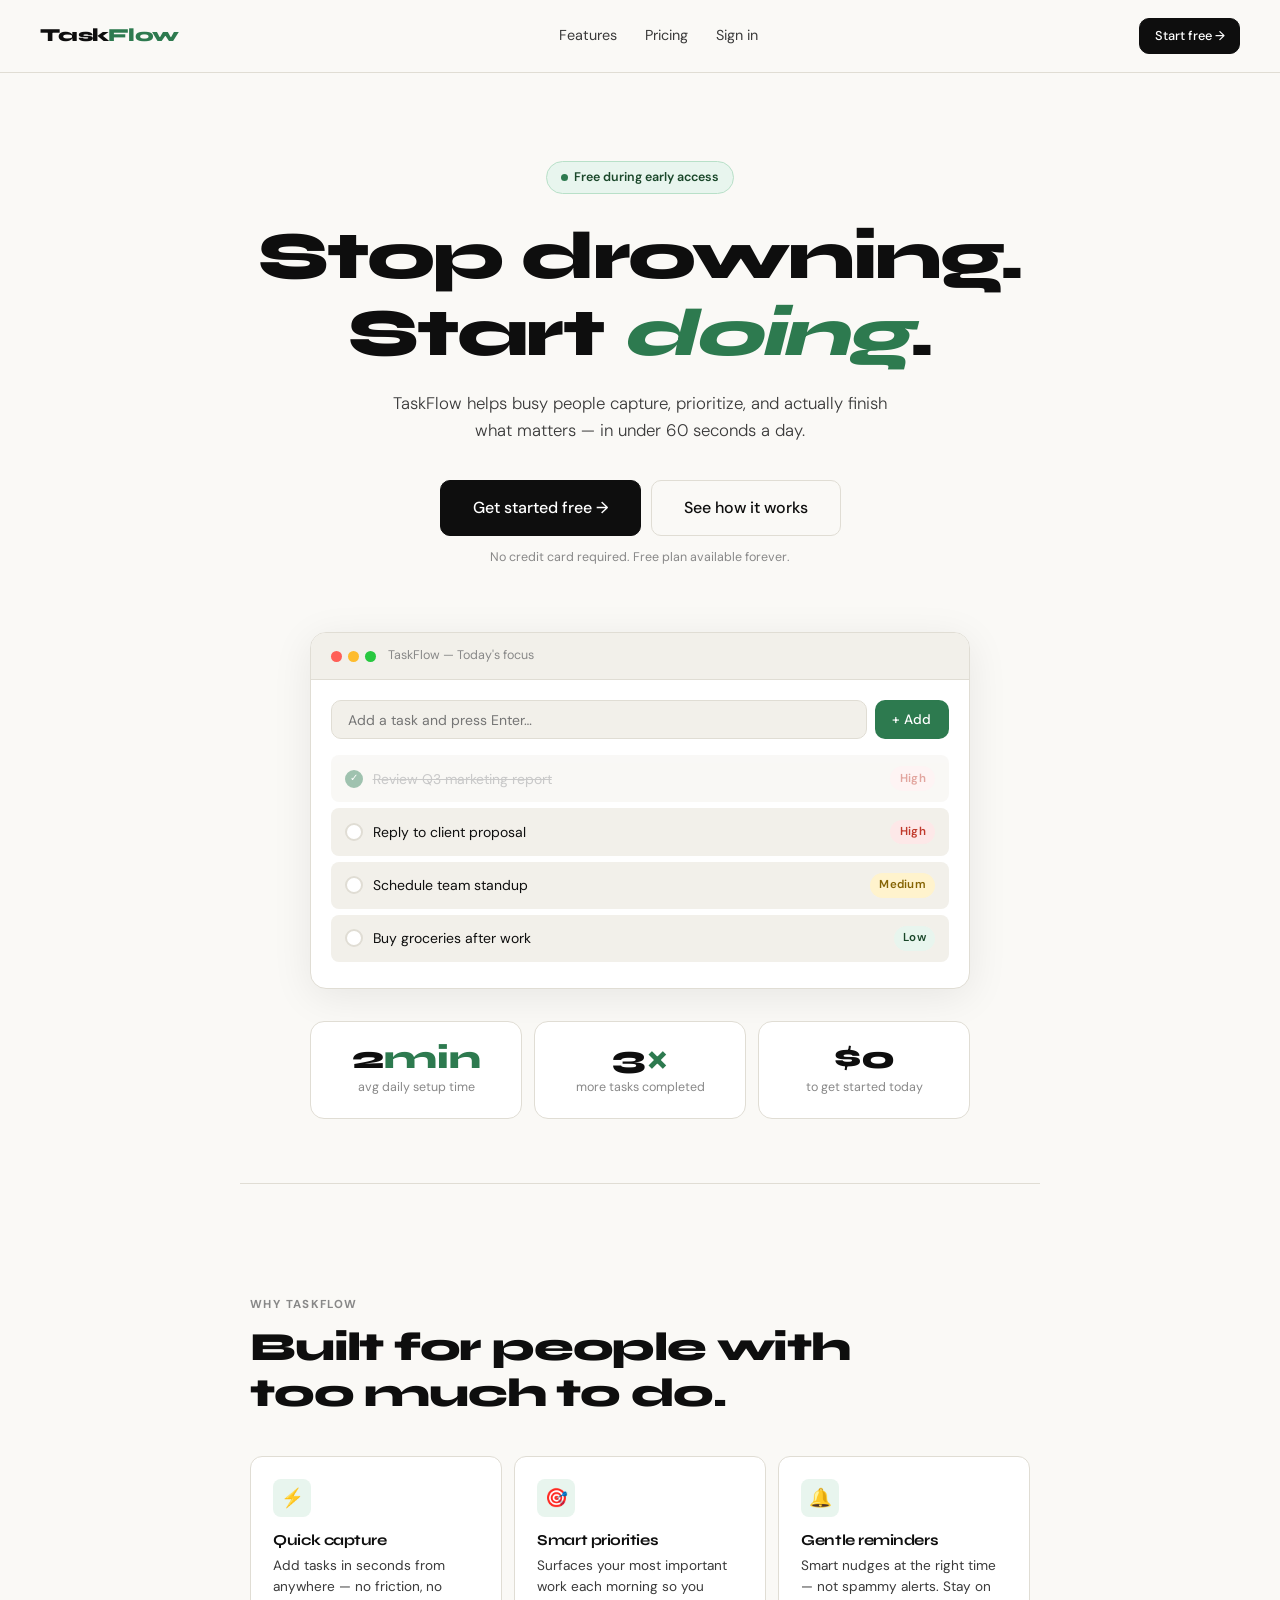
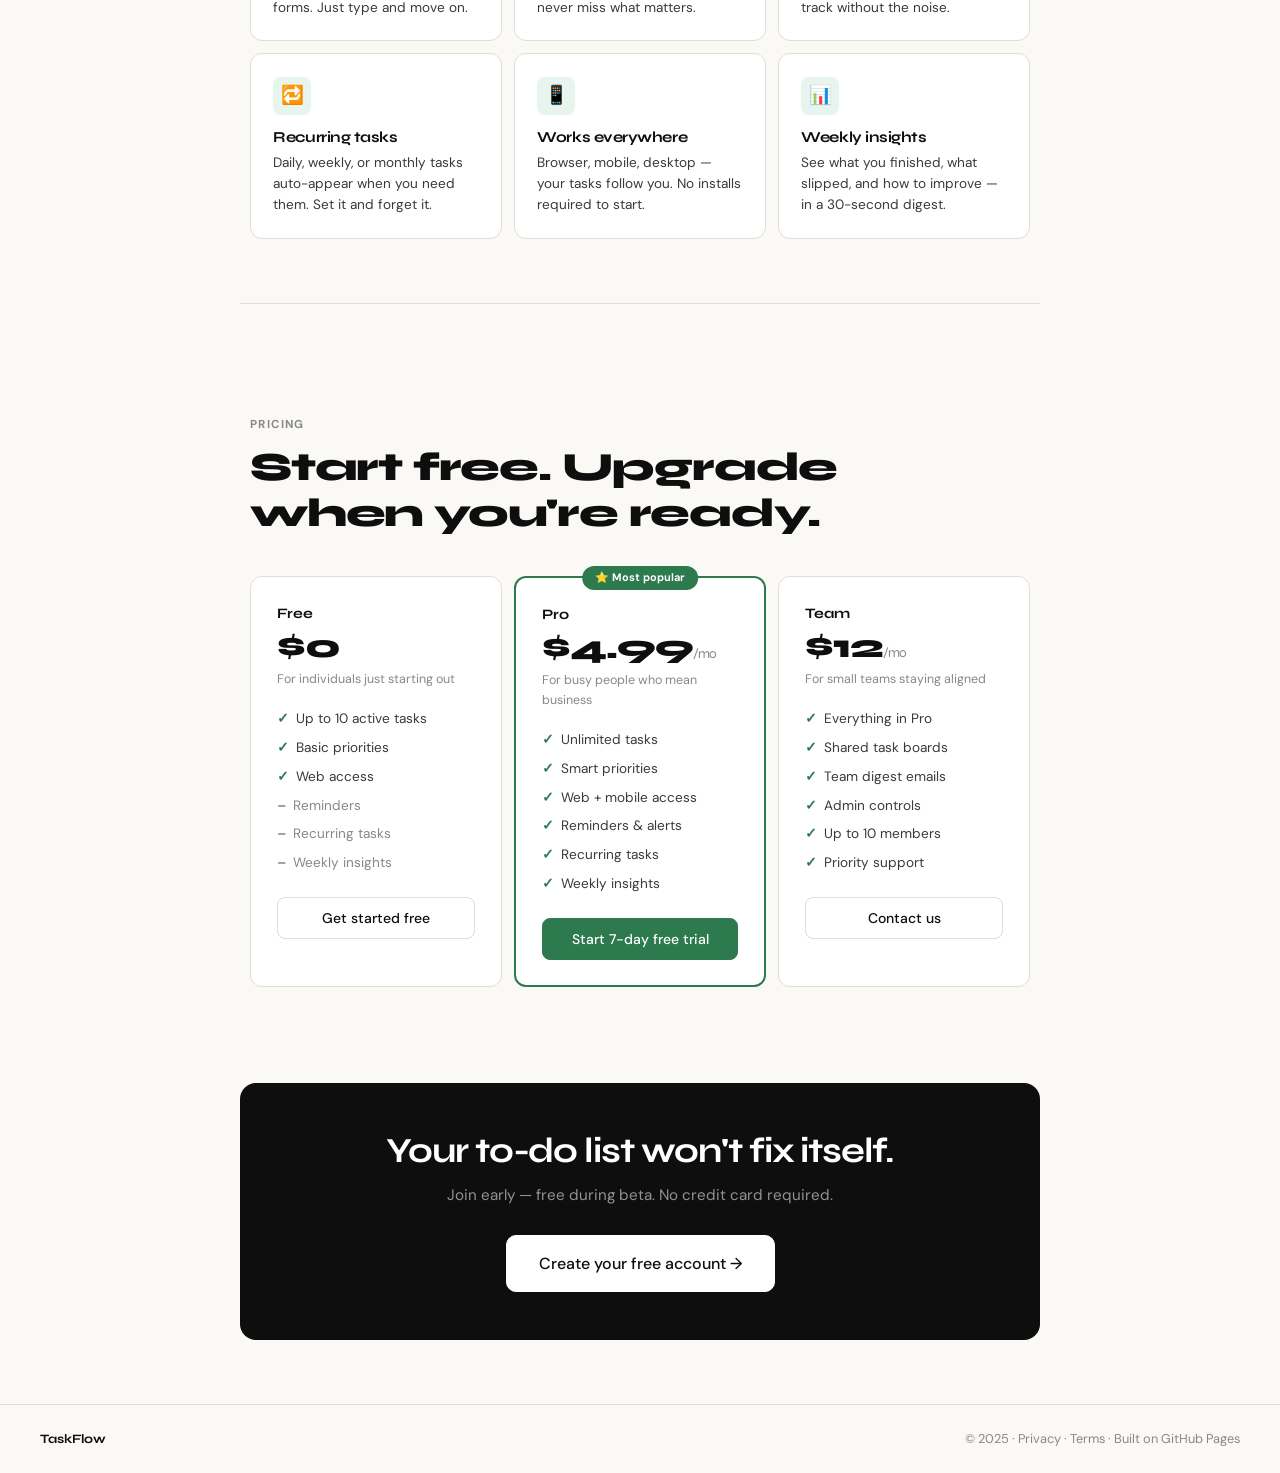
<file: index.html>
<!DOCTYPE html>
<html lang="en">
<head>
  <meta charset="UTF-8">
  <meta name="viewport" content="width=device-width, initial-scale=1.0">
  <meta name="description" content="TaskFlow — The task manager for busy people. Capture, prioritize, and finish what matters.">
  <title>TaskFlow — Do Less, Achieve More</title>
  <link rel="stylesheet" href="css/style.css">
  <style>
    /* ── Landing-only styles ── */
    .hero {
      padding: 5.5rem 2.5rem 4rem;
      max-width: 860px; margin: 0 auto;
      text-align: center;
    }
    .hero-tag {
      display: inline-flex; align-items: center; gap: 6px;
      background: var(--accent-lt); color: var(--accent);
      border: 1px solid #b8e0c8;
      padding: 0.35rem 0.9rem; border-radius: 999px;
      font-size: 0.78rem; font-weight: 600;
      margin-bottom: 1.5rem;
    }
    .pulse {
      width: 7px; height: 7px; background: var(--accent2);
      border-radius: 50%;
      animation: pulse 2s ease-in-out infinite;
    }
    @keyframes pulse { 0%,100%{opacity:1;transform:scale(1)} 50%{opacity:.4;transform:scale(.75)} }

    .hero h1 {
      font-size: clamp(2.5rem, 7vw, 4.2rem);
      font-weight: 800; margin-bottom: 1.1rem;
    }
    .hero h1 em { color: var(--accent2); font-style: italic; }
    .hero-sub {
      font-size: 1.05rem; color: var(--ink2); font-weight: 300;
      max-width: 520px; margin: 0 auto 2.25rem;
    }
    .hero-btns { display: flex; gap: 10px; justify-content: center; flex-wrap: wrap; }
    .hero-note { font-size: 0.78rem; color: var(--ink3); margin-top: 0.75rem; }

    /* Demo card */
    .demo-wrap { max-width: 740px; margin: 0 auto 2rem; padding: 0 2.5rem; }
    .demo-card {
      background: #fff; border: 1px solid var(--border);
      border-radius: 16px; overflow: hidden;
      box-shadow: 0 8px 40px rgba(0,0,0,.08);
    }
    .demo-titlebar {
      background: var(--surface); border-bottom: 1px solid var(--border);
      padding: 0.8rem 1.25rem;
      display: flex; align-items: center; gap: 6px;
    }
    .wb { width: 11px; height: 11px; border-radius: 50%; }
    .demo-titlebar span { font-size: 0.78rem; color: var(--ink3); margin-left: 6px; }
    .demo-body { padding: 1.25rem; }
    .demo-input-row {
      display: flex; gap: 8px; margin-bottom: 1rem;
    }
    .demo-input {
      flex: 1; background: var(--surface); border: 1px solid var(--border);
      border-radius: var(--r); padding: 0.6rem 1rem;
      font-size: 0.875rem; outline: none; transition: border-color .15s;
    }
    .demo-input:focus { border-color: var(--accent2); }
    .demo-add { background: var(--accent2); color: #fff; border: none; border-radius: var(--r); padding: 0.6rem 1.1rem; font-size: 0.85rem; font-weight: 500; }
    .demo-task {
      display: flex; align-items: center; gap: 10px;
      padding: 0.7rem 0.85rem; background: var(--surface);
      border-radius: 8px; margin-bottom: 6px; cursor: pointer;
      transition: opacity .2s;
    }
    .demo-task.done { opacity: 0.45; }
    .demo-task.done .demo-task-title { text-decoration: line-through; color: var(--ink3); }
    .demo-check {
      width: 18px; height: 18px; border-radius: 50%;
      border: 2px solid var(--border); background: #fff;
      flex-shrink: 0; display: flex; align-items: center; justify-content: center;
      font-size: 0.65rem; color: #fff; transition: all .15s;
    }
    .demo-task.done .demo-check { background: var(--accent2); border-color: var(--accent2); }
    .demo-task-title { flex: 1; font-size: 0.875rem; }

    /* Stats */
    .stats-band {
      display: grid; grid-template-columns: repeat(3,1fr);
      max-width: 740px; margin: 0 auto 4rem;
      padding: 0 2.5rem;
      gap: 12px;
    }
    .stat-tile {
      background: #fff; border: 1px solid var(--border);
      border-radius: var(--r-lg); padding: 1.25rem; text-align: center;
    }
    .stat-tile .num {
      font-family: 'Syne', sans-serif; font-size: 2rem; font-weight: 800;
      line-height: 1; color: var(--ink);
    }
    .stat-tile .num em { color: var(--accent2); font-style: normal; }
    .stat-tile .lbl { font-size: 0.78rem; color: var(--ink3); margin-top: 4px; }

    /* Features */
    .section { padding: 4rem 2.5rem; max-width: 860px; margin: 0 auto; }
    .section-eyebrow {
      font-size: 0.72rem; font-weight: 700;
      letter-spacing: .12em; text-transform: uppercase;
      color: var(--ink3); margin-bottom: 0.6rem;
    }
    .section h2 {
      font-size: clamp(1.7rem, 4vw, 2.5rem);
      font-weight: 800; margin-bottom: 2.5rem;
    }
    .feat-grid { display: grid; grid-template-columns: repeat(auto-fit, minmax(230px, 1fr)); gap: 12px; }
    .feat {
      background: #fff; border: 1px solid var(--border);
      border-radius: 12px; padding: 1.4rem;
      transition: box-shadow .2s;
    }
    .feat:hover { box-shadow: 0 4px 20px rgba(0,0,0,.07); }
    .feat-icon {
      width: 38px; height: 38px;
      background: var(--accent-lt); border-radius: 8px;
      display: flex; align-items: center; justify-content: center;
      font-size: 1.15rem; margin-bottom: 0.9rem;
    }
    .feat h3 { font-size: 0.95rem; font-weight: 700; margin-bottom: 0.35rem; }
    .feat p  { font-size: 0.85rem; color: var(--ink2); line-height: 1.55; }

    /* Pricing */
    .pricing-grid { display: grid; grid-template-columns: repeat(auto-fit, minmax(210px, 1fr)); gap: 12px; }
    .plan {
      background: #fff; border: 1px solid var(--border);
      border-radius: 12px; padding: 1.6rem; position: relative;
    }
    .plan.pop { border: 2px solid var(--accent2); }
    .pop-label {
      position: absolute; top: -12px; left: 50%; transform: translateX(-50%);
      background: var(--accent2); color: #fff;
      font-size: 0.68rem; font-weight: 700;
      padding: 0.22rem 0.8rem; border-radius: 999px; white-space: nowrap;
    }
    .plan-name { font-family: 'Syne', sans-serif; font-weight: 700; font-size: 0.9rem; margin-bottom: 0.3rem; }
    .plan-price {
      font-family: 'Syne', sans-serif; font-size: 2.1rem; font-weight: 800;
      line-height: 1; letter-spacing: -0.03em;
    }
    .plan-price sub { font-size: 0.85rem; font-weight: 400; color: var(--ink3); vertical-align: baseline; }
    .plan-desc { font-size: 0.78rem; color: var(--ink3); margin: 0.4rem 0 1.1rem; }
    .plan-feats { display: flex; flex-direction: column; gap: 0.45rem; margin-bottom: 1.4rem; }
    .plan-feats li { font-size: 0.85rem; color: var(--ink2); display: flex; gap: 7px; }
    .plan-feats li::before { content: '✓'; color: var(--accent2); font-weight: 700; flex-shrink: 0; }
    .plan-feats li.off { color: var(--ink3); }
    .plan-feats li.off::before { content: '–'; color: var(--ink3); }
    .plan-btn {
      width: 100%; padding: 0.7rem; border-radius: 8px;
      font-size: 0.875rem; font-weight: 500;
      border: 1px solid var(--border); background: transparent; color: var(--ink);
      transition: all .15s; cursor: pointer;
    }
    .plan-btn:hover { background: var(--surface); }
    .plan.pop .plan-btn { background: var(--accent2); color: #fff; border-color: var(--accent2); }
    .plan.pop .plan-btn:hover { background: var(--accent); border-color: var(--accent); }

    /* CTA banner */
    .cta-band {
      margin: 2rem 2.5rem 4rem;
      max-width: 800px; margin-left: auto; margin-right: auto;
      background: var(--ink); border-radius: 16px;
      padding: 3rem 2.5rem; text-align: center;
    }
    .cta-band h2 { color: #fff; font-size: clamp(1.6rem, 4vw, 2.2rem); margin-bottom: 0.7rem; }
    .cta-band p  { color: rgba(255,255,255,.55); font-size: 0.95rem; margin-bottom: 1.75rem; }
    .cta-band .btn-primary { background: #fff; color: var(--ink); border-color: #fff; }
    .cta-band .btn-primary:hover { background: var(--accent-lt); border-color: var(--accent-lt); color: var(--accent); }

    footer {
      border-top: 1px solid var(--border);
      padding: 1.5rem 2.5rem;
      display: flex; justify-content: space-between; align-items: center;
      font-size: 0.8rem; color: var(--ink3);
      flex-wrap: wrap; gap: 8px;
    }
    footer strong { font-family: 'Syne', sans-serif; color: var(--ink); }

    hr.sep { border: none; border-top: 1px solid var(--border); max-width: 800px; margin: 0 auto 3rem; }

    @media (max-width: 600px) {
      .stats-band { grid-template-columns: repeat(2,1fr); }
      .hero { padding: 3.5rem 1.25rem 2.5rem; }
      .demo-wrap, .section, .cta-band { padding-left: 1.25rem; padding-right: 1.25rem; }
      .stats-band { padding: 0 1.25rem; }
    }
  </style>
</head>
<body>

<!-- NAV -->
<nav class="nav">
  <div class="nav-logo">Task<span>Flow</span></div>
  <div class="nav-links">
    <a href="#features">Features</a>
    <a href="#pricing">Pricing</a>
    <a href="login.html">Sign in</a>
  </div>
  <a href="signup.html" class="btn btn-primary btn-sm">Start free →</a>
</nav>

<!-- HERO -->
<section class="hero">
  <div class="hero-tag"><span class="pulse"></span> Free during early access</div>
  <h1>Stop drowning.<br>Start <em>doing</em>.</h1>
  <p class="hero-sub">TaskFlow helps busy people capture, prioritize, and actually finish what matters — in under 60 seconds a day.</p>
  <div class="hero-btns">
    <a href="signup.html" class="btn btn-primary btn-lg">Get started free →</a>
    <a href="#features" class="btn btn-outline btn-lg">See how it works</a>
  </div>
  <p class="hero-note">No credit card required. Free plan available forever.</p>
</section>

<!-- LIVE DEMO -->
<div class="demo-wrap">
  <div class="demo-card">
    <div class="demo-titlebar">
      <div class="wb" style="background:#ff5f57"></div>
      <div class="wb" style="background:#febc2e"></div>
      <div class="wb" style="background:#28c840"></div>
      <span>TaskFlow — Today's focus</span>
    </div>
    <div class="demo-body">
      <div class="demo-input-row">
        <input class="demo-input" id="demoInput" type="text" placeholder="Add a task and press Enter…" maxlength="80">
        <button class="demo-add" id="demoAdd">+ Add</button>
      </div>
      <div id="demoTasks">
        <div class="demo-task done"><div class="demo-check">✓</div><span class="demo-task-title">Review Q3 marketing report</span><span class="badge badge-high">High</span></div>
        <div class="demo-task"><div class="demo-check"></div><span class="demo-task-title">Reply to client proposal</span><span class="badge badge-high">High</span></div>
        <div class="demo-task"><div class="demo-check"></div><span class="demo-task-title">Schedule team standup</span><span class="badge badge-medium">Medium</span></div>
        <div class="demo-task"><div class="demo-check"></div><span class="demo-task-title">Buy groceries after work</span><span class="badge badge-low">Low</span></div>
      </div>
    </div>
  </div>
</div>

<!-- STATS BAND -->
<div class="stats-band">
  <div class="stat-tile"><div class="num">2<em>min</em></div><div class="lbl">avg daily setup time</div></div>
  <div class="stat-tile"><div class="num">3<em>×</em></div><div class="lbl">more tasks completed</div></div>
  <div class="stat-tile"><div class="num">$0</div><div class="lbl">to get started today</div></div>
</div>

<hr class="sep">

<!-- FEATURES -->
<section class="section" id="features">
  <div class="section-eyebrow">Why TaskFlow</div>
  <h2>Built for people with<br>too much to do.</h2>
  <div class="feat-grid">
    <div class="feat"><div class="feat-icon">⚡</div><h3>Quick capture</h3><p>Add tasks in seconds from anywhere — no friction, no forms. Just type and move on.</p></div>
    <div class="feat"><div class="feat-icon">🎯</div><h3>Smart priorities</h3><p>Surfaces your most important work each morning so you never miss what matters.</p></div>
    <div class="feat"><div class="feat-icon">🔔</div><h3>Gentle reminders</h3><p>Smart nudges at the right time — not spammy alerts. Stay on track without the noise.</p></div>
    <div class="feat"><div class="feat-icon">🔁</div><h3>Recurring tasks</h3><p>Daily, weekly, or monthly tasks auto-appear when you need them. Set it and forget it.</p></div>
    <div class="feat"><div class="feat-icon">📱</div><h3>Works everywhere</h3><p>Browser, mobile, desktop — your tasks follow you. No installs required to start.</p></div>
    <div class="feat"><div class="feat-icon">📊</div><h3>Weekly insights</h3><p>See what you finished, what slipped, and how to improve — in a 30-second digest.</p></div>
  </div>
</section>

<hr class="sep">

<!-- PRICING -->
<section class="section" id="pricing">
  <div class="section-eyebrow">Pricing</div>
  <h2>Start free. Upgrade<br>when you're ready.</h2>
  <div class="pricing-grid">
    <div class="plan">
      <div class="plan-name">Free</div>
      <div class="plan-price">$0</div>
      <div class="plan-desc">For individuals just starting out</div>
      <ul class="plan-feats">
        <li>Up to 10 active tasks</li>
        <li>Basic priorities</li>
        <li>Web access</li>
        <li class="off">Reminders</li>
        <li class="off">Recurring tasks</li>
        <li class="off">Weekly insights</li>
      </ul>
      <a href="signup.html"><button class="plan-btn">Get started free</button></a>
    </div>
    <div class="plan pop">
      <div class="pop-label">⭐ Most popular</div>
      <div class="plan-name">Pro</div>
      <div class="plan-price">$4.99<sub>/mo</sub></div>
      <div class="plan-desc">For busy people who mean business</div>
      <ul class="plan-feats">
        <li>Unlimited tasks</li>
        <li>Smart priorities</li>
        <li>Web + mobile access</li>
        <li>Reminders &amp; alerts</li>
        <li>Recurring tasks</li>
        <li>Weekly insights</li>
      </ul>
      <a href="signup.html"><button class="plan-btn">Start 7-day free trial</button></a>
    </div>
    <div class="plan">
      <div class="plan-name">Team</div>
      <div class="plan-price">$12<sub>/mo</sub></div>
      <div class="plan-desc">For small teams staying aligned</div>
      <ul class="plan-feats">
        <li>Everything in Pro</li>
        <li>Shared task boards</li>
        <li>Team digest emails</li>
        <li>Admin controls</li>
        <li>Up to 10 members</li>
        <li>Priority support</li>
      </ul>
      <button class="plan-btn" onclick="alert('Team plan coming soon! Email us.')">Contact us</button>
    </div>
  </div>
</section>

<!-- CTA BAND -->
<div class="cta-band">
  <h2>Your to-do list won't fix itself.</h2>
  <p>Join early — free during beta. No credit card required.</p>
  <a href="signup.html" class="btn btn-primary btn-lg">Create your free account →</a>
</div>

<!-- FOOTER -->
<footer>
  <strong>TaskFlow</strong>
  <span>© 2025 · <a href="#">Privacy</a> · <a href="#">Terms</a> · Built on GitHub Pages</span>
</footer>

<script src="js/app.js"></script>
<script>
  // Live demo interactivity
  const demoTasks = document.getElementById('demoTasks');
  const demoInput = document.getElementById('demoInput');

  demoTasks.addEventListener('click', e => {
    const item = e.target.closest('.demo-task');
    if (item) {
      item.classList.toggle('done');
      const check = item.querySelector('.demo-check');
      check.textContent = item.classList.contains('done') ? '✓' : '';
    }
  });

  function addDemoTask(text) {
    if (!text.trim()) return;
    const item = document.createElement('div');
    item.className = 'demo-task';
    item.innerHTML = `<div class="demo-check"></div><span class="demo-task-title">${text.trim()}</span><span class="badge badge-medium">Medium</span>`;
    demoTasks.prepend(item);
    demoInput.value = '';
  }

  document.getElementById('demoAdd').addEventListener('click', () => addDemoTask(demoInput.value));
  demoInput.addEventListener('keydown', e => { if (e.key === 'Enter') addDemoTask(demoInput.value); });
</script>
</body>
</html>
</file>
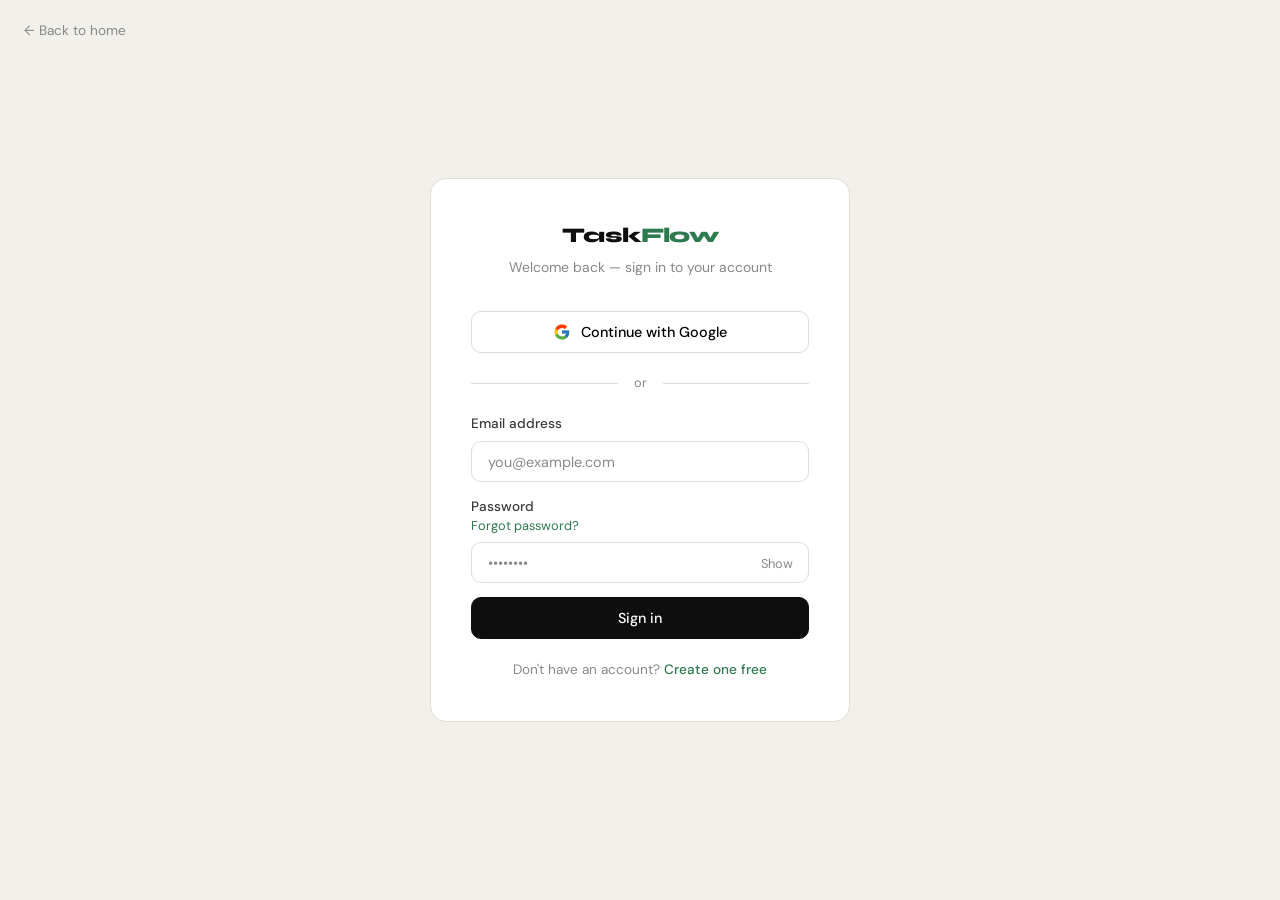
<file: app.html>
<!DOCTYPE html>
<html lang="en">
<head>
  <meta charset="UTF-8">
  <meta name="viewport" content="width=device-width, initial-scale=1.0">
  <title>Dashboard — TaskFlow</title>
  <link rel="stylesheet" href="css/style.css">
  <style>
    /* App-specific extras */
    .filter-row {
      display: flex; gap: 6px; flex-wrap: wrap;
      margin-bottom: 1rem;
    }
    .filter-btn {
      padding: 0.35rem 0.85rem; border-radius: 999px;
      font-size: 0.8rem; font-weight: 500;
      background: var(--surface); border: 1px solid var(--border);
      color: var(--ink2); cursor: pointer; transition: all .15s;
    }
    .filter-btn:hover, .filter-btn.active {
      background: var(--ink); color: #fff; border-color: var(--ink);
    }
    .filter-btn.active-green { background: var(--accent2); color: #fff; border-color: var(--accent2); }

    .section-heading {
      font-family: 'Syne', sans-serif; font-weight: 700;
      font-size: 0.85rem; color: var(--ink3);
      letter-spacing: .05em; text-transform: uppercase;
      margin: 1.75rem 0 0.6rem;
    }

    .progress-bar {
      height: 6px; background: var(--border); border-radius: 3px;
      margin-bottom: 1.25rem; overflow: hidden;
    }
    .progress-fill {
      height: 100%; background: var(--accent2); border-radius: 3px;
      transition: width 0.4s ease;
    }

    .upgrade-banner {
      background: linear-gradient(135deg, #1a472a 0%, #2d7a4f 100%);
      border-radius: var(--r-lg); padding: 1.25rem 1.5rem;
      display: flex; align-items: center; justify-content: space-between;
      margin-bottom: 1.75rem; flex-wrap: wrap; gap: 12px;
    }
    .upgrade-banner p { color: rgba(255,255,255,.85); font-size: 0.875rem; }
    .upgrade-banner strong { color: #fff; }
    .upgrade-btn {
      background: #fff; color: var(--accent); border: none;
      border-radius: var(--r); padding: 0.55rem 1.1rem;
      font-size: 0.85rem; font-weight: 600; cursor: pointer; white-space: nowrap;
      transition: opacity .15s;
    }
    .upgrade-btn:hover { opacity: 0.85; }

    .task-count-label {
      font-size: 0.8rem; color: var(--ink3);
      margin-bottom: 0.75rem;
    }

    .free-limit-note {
      font-size: 0.78rem; color: var(--ink3);
      display: flex; align-items: center; gap: 5px;
      margin-top: 8px;
    }

    /* Sidebar user */
    .sidebar-user {
      display: flex; align-items: center; gap: 10px;
      padding: 0.6rem 0.5rem; border-radius: var(--r);
      margin-bottom: 0.5rem;
    }
    .user-avatar {
      width: 32px; height: 32px; border-radius: 50%;
      background: var(--accent-lt); color: var(--accent);
      font-family: 'Syne', sans-serif; font-weight: 700; font-size: 0.85rem;
      display: flex; align-items: center; justify-content: center;
      flex-shrink: 0;
    }
    .user-name  { font-size: 0.85rem; font-weight: 500; color: var(--ink); }
    .user-plan  { font-size: 0.72rem; color: var(--ink3); }
    .logout-btn {
      width: 100%; text-align: left; padding: 0.55rem 0.75rem;
      background: none; border: none; border-radius: var(--r);
      font-size: 0.875rem; color: var(--ink3); transition: all .15s;
    }
    .logout-btn:hover { background: var(--danger-lt); color: var(--danger); }

    /* Mobile header */
    .mobile-header {
      display: none; align-items: center; justify-content: space-between;
      padding: 0.9rem 1.25rem; border-bottom: 1px solid var(--border);
      background: #fff; position: sticky; top: 0; z-index: 50;
    }
    .menu-btn { background: none; border: none; font-size: 1.2rem; color: var(--ink); }
    @media (max-width: 768px) {
      .mobile-header { display: flex; }
      .app-shell { display: block; }
    }

    /* Date greeting */
    .greeting { font-size: 0.85rem; color: var(--ink3); margin-bottom: 0.25rem; }
  </style>
</head>
<body>

<!-- Mobile header -->
<div class="mobile-header">
  <button class="menu-btn" id="menuBtn">☰</button>
  <div class="nav-logo" style="font-family:'Syne',sans-serif;font-weight:800;letter-spacing:-.04em;">Task<span style="color:var(--accent2)">Flow</span></div>
  <div style="width:28px"></div>
</div>

<div class="app-shell">

  <!-- SIDEBAR -->
  <aside class="sidebar" id="sidebar">
    <div class="sidebar-logo">Task<span>Flow</span></div>

    <div id="sidebarUser" class="sidebar-user">
      <div class="user-avatar" id="userAvatar">?</div>
      <div>
        <div class="user-name" id="userName">Loading…</div>
        <div class="user-plan">Free plan</div>
      </div>
    </div>

    <div class="sidebar-section-label">Menu</div>
    <nav class="sidebar-nav">
      <a class="sidebar-link active" href="app.html"><span class="icon">📋</span> My Tasks</a>
      <a class="sidebar-link" href="#" onclick="alert('Coming soon!')"><span class="icon">📅</span> Calendar</a>
      <a class="sidebar-link" href="#" onclick="alert('Coming soon!')"><span class="icon">📊</span> Insights</a>
      <a class="sidebar-link" href="#" onclick="alert('Coming soon! Upgrade to Pro.')"><span class="icon">🔁</span> Recurring <span class="badge badge-low" style="margin-left:4px;font-size:.65rem">Pro</span></a>
    </nav>

    <div class="sidebar-section-label">Account</div>
    <nav class="sidebar-nav">
      <a class="sidebar-link" href="#" onclick="alert('Settings coming soon!')"><span class="icon">⚙️</span> Settings</a>
      <a class="sidebar-link" href="index.html#pricing"><span class="icon">⭐</span> Upgrade to Pro</a>
    </nav>

    <div class="sidebar-bottom">
      <button class="logout-btn" id="logoutBtn">↩ Sign out</button>
    </div>
  </aside>

  <!-- MAIN -->
  <main class="main-content" id="mainContent">

    <!-- Page header -->
    <div class="page-header">
      <p class="greeting" id="greeting">Good morning</p>
      <h1 id="pageTitle">My Tasks</h1>
      <p id="dateStr" style="font-size:.85rem;color:var(--ink3);margin-top:.15rem"></p>
    </div>

    <!-- Upgrade banner (shown on free plan when nearing limit) -->
    <div class="upgrade-banner" id="upgradeBanner" style="display:none">
      <p><strong>You're using 8 of 10 free tasks.</strong> Upgrade to Pro for unlimited tasks, reminders &amp; more.</p>
      <button class="upgrade-btn" onclick="window.location.href='index.html#pricing'">Upgrade — $4.99/mo</button>
    </div>

    <!-- Stats row -->
    <div class="stats-row">
      <div class="stat-card"><div class="stat-num" id="statTotal">0</div><div class="stat-label">Total tasks</div></div>
      <div class="stat-card"><div class="stat-num" id="statDone">0<span class="unit"> ✓</span></div><div class="stat-label">Completed today</div></div>
      <div class="stat-card"><div class="stat-num" id="statHigh">0</div><div class="stat-label">High priority left</div></div>
    </div>

    <!-- Progress bar -->
    <div class="progress-bar"><div class="progress-fill" id="progressFill" style="width:0%"></div></div>

    <!-- Quick add -->
    <div class="quick-add">
      <span style="font-size:1rem;color:var(--ink3)">+</span>
      <input type="text" id="taskInput" placeholder="Add a task… (press Enter to save)" maxlength="120">
      <select id="prioritySelect">
        <option value="high">🔴 High</option>
        <option value="medium" selected>🟡 Medium</option>
        <option value="low">🟢 Low</option>
      </select>
      <input type="date" id="dueDateInput" style="background:var(--surface);border:1px solid var(--border);border-radius:var(--r-sm);padding:.35rem .6rem;font-size:.8rem;outline:none;color:var(--ink2)">
      <button class="btn btn-green btn-sm" id="addBtn">Add</button>
    </div>

    <!-- Filters -->
    <div class="filter-row">
      <button class="filter-btn active" data-filter="all">All</button>
      <button class="filter-btn" data-filter="active">Active</button>
      <button class="filter-btn" data-filter="done">Completed</button>
      <button class="filter-btn" data-filter="high">🔴 High</button>
      <button class="filter-btn" data-filter="today">📅 Due today</button>
    </div>

    <!-- Free limit note -->
    <div class="free-limit-note" id="limitNote" style="display:none">
      <span>📦</span> <span id="limitText">0 / 10 tasks used on free plan.</span>
    </div>

    <!-- Task list -->
    <div id="taskListContainer">
      <div class="section-heading" id="taskSectionLabel">Your tasks</div>
      <div id="taskList"></div>
      <div class="empty-state" id="emptyState" style="display:none">
        <div class="empty-icon">✅</div>
        <p id="emptyMsg">Nothing here yet. Add your first task above!</p>
      </div>
    </div>

  </main>
</div>

<!-- ADD/EDIT TASK MODAL -->
<div class="modal-overlay" id="editModal">
  <div class="modal">
    <div class="modal-header">
      <h2>Edit task</h2>
      <button class="modal-close" onclick="Modal.close('editModal')">✕ Close</button>
    </div>
    <div class="modal-body">
      <input type="hidden" id="editId">
      <div class="form-group">
        <label class="form-label">Task title</label>
        <input class="form-input" type="text" id="editTitle" maxlength="120">
      </div>
      <div class="form-group">
        <label class="form-label">Priority</label>
        <select class="form-input" id="editPriority">
          <option value="high">🔴 High</option>
          <option value="medium">🟡 Medium</option>
          <option value="low">🟢 Low</option>
        </select>
      </div>
      <div class="form-group">
        <label class="form-label">Due date</label>
        <input class="form-input" type="date" id="editDue">
      </div>
      <div class="form-group">
        <label class="form-label">Notes</label>
        <textarea class="form-input" id="editNotes" rows="3" placeholder="Optional notes…" style="resize:vertical"></textarea>
      </div>
    </div>
    <div class="modal-footer">
      <button class="btn btn-outline" onclick="Modal.close('editModal')">Cancel</button>
      <button class="btn btn-green" id="saveEditBtn">Save changes</button>
    </div>
  </div>
</div>

<script src="js/app.js"></script>
<script>
  Auth.requireAuth();

  const FREE_LIMIT = 10;
  let currentFilter = 'all';

  /* ── Greetings & date ── */
  function initGreeting() {
    const user = Auth.getUser();
    const firstName = user?.name?.split(' ')[0] || 'there';
    const hour = new Date().getHours();
    const time = hour < 12 ? 'Good morning' : hour < 17 ? 'Good afternoon' : 'Good evening';
    document.getElementById('greeting').textContent = `${time}, ${firstName} 👋`;
    document.getElementById('pageTitle').textContent = 'My Tasks';
    document.getElementById('dateStr').textContent = new Date().toLocaleDateString('en-US', { weekday:'long', month:'long', day:'numeric', year:'numeric' });
    document.getElementById('userName').textContent = user?.name || user?.email || 'User';
    document.getElementById('userAvatar').textContent = (user?.name || 'U').charAt(0).toUpperCase();
  }

  /* ── Render stats ── */
  function renderStats() {
    const s = TaskStore.getStats();
    const todayDone = TaskStore.getAll().filter(t => t.done && t.doneAt?.startsWith(DateUtil.today())).length;
    document.getElementById('statTotal').textContent = s.total;
    document.getElementById('statDone').innerHTML = `${todayDone}<span class="unit"> ✓</span>`;
    document.getElementById('statHigh').textContent = s.high;
    const pct = s.total === 0 ? 0 : Math.round((s.done / s.total) * 100);
    document.getElementById('progressFill').style.width = pct + '%';

    // Free limit note
    const limitNote = document.getElementById('limitNote');
    const limitText = document.getElementById('limitText');
    const activeTasks = TaskStore.getAll().filter(t => !t.done).length;
    if (activeTasks >= FREE_LIMIT * 0.7) {
      limitNote.style.display = 'flex';
      limitText.textContent = `${activeTasks} / ${FREE_LIMIT} tasks used on free plan.`;
    }
    if (activeTasks >= FREE_LIMIT - 2) {
      document.getElementById('upgradeBanner').style.display = 'flex';
    }
  }

  /* ── Render task list ── */
  function renderTasks() {
    const all = TaskStore.getAll();
    const filtered = all.filter(t => {
      if (currentFilter === 'active') return !t.done;
      if (currentFilter === 'done')   return t.done;
      if (currentFilter === 'high')   return t.priority === 'high' && !t.done;
      if (currentFilter === 'today')  return t.dueDate === DateUtil.today() && !t.done;
      return true;
    });

    const list = document.getElementById('taskList');
    const empty = document.getElementById('emptyState');
    const emptyMsg = document.getElementById('emptyMsg');

    list.innerHTML = '';

    if (filtered.length === 0) {
      empty.style.display = '';
      const msgs = { all: 'Nothing here yet. Add your first task above!', active: 'No active tasks — great job! 🎉', done: 'No completed tasks yet.', high: 'No high priority tasks!', today: 'Nothing due today.' };
      emptyMsg.textContent = msgs[currentFilter] || msgs.all;
      return;
    }
    empty.style.display = 'none';

    filtered.forEach(task => {
      const item = document.createElement('div');
      item.className = `task-item${task.done ? ' done' : ''}`;
      item.dataset.id = task.id;

      const dueLabel = DateUtil.relative(task.dueDate);
      const dueCls   = DateUtil.isPast(task.dueDate) && !task.done ? 'color:var(--danger)' : '';

      item.innerHTML = `
        <div class="task-check" data-action="toggle">${task.done ? '✓' : ''}</div>
        <div class="task-title">${escHtml(task.title)}</div>
        ${dueLabel ? `<span class="task-due" style="${dueCls}">${dueLabel}</span>` : ''}
        <span class="badge ${Priority.class(task.priority)}">${Priority.label(task.priority)}</span>
        <div class="task-actions">
          <button data-action="edit" title="Edit">✏️</button>
          <button class="del-btn" data-action="delete" title="Delete">🗑</button>
        </div>
      `;
      list.appendChild(item);
    });

    renderStats();
  }

  function escHtml(str) {
    return str.replace(/&/g,'&amp;').replace(/</g,'&lt;').replace(/>/g,'&gt;').replace(/"/g,'&quot;');
  }

  /* ── Task actions ── */
  document.getElementById('taskList').addEventListener('click', e => {
    const action = e.target.closest('[data-action]')?.dataset.action;
    const item   = e.target.closest('.task-item');
    if (!item || !action) return;
    const id = item.dataset.id;

    if (action === 'toggle') {
      TaskStore.toggle(id);
      Toast.success(item.classList.contains('done') ? 'Task marked as active.' : 'Task completed! 🎉');
      renderTasks();
    }
    if (action === 'delete') {
      if (confirm('Delete this task?')) {
        TaskStore.remove(id);
        Toast.show('Task deleted.');
        renderTasks();
      }
    }
    if (action === 'edit') {
      const task = TaskStore.getAll().find(t => t.id === id);
      if (!task) return;
      document.getElementById('editId').value    = task.id;
      document.getElementById('editTitle').value = task.title;
      document.getElementById('editPriority').value = task.priority;
      document.getElementById('editDue').value   = task.dueDate || '';
      document.getElementById('editNotes').value = task.notes  || '';
      Modal.open('editModal');
    }
  });

  /* ── Add task ── */
  function addTask() {
    const title    = document.getElementById('taskInput').value.trim();
    const priority = document.getElementById('prioritySelect').value;
    const dueDate  = document.getElementById('dueDateInput').value || null;
    if (!title) { Toast.error('Please enter a task title.'); return; }

    const activeTasks = TaskStore.getAll().filter(t => !t.done).length;
    if (activeTasks >= FREE_LIMIT) {
      Toast.error(`Free plan limit reached (${FREE_LIMIT} tasks). Upgrade to Pro!`);
      return;
    }

    TaskStore.add({ title, priority, dueDate });
    document.getElementById('taskInput').value = '';
    document.getElementById('dueDateInput').value = '';
    Toast.success('Task added!');
    renderTasks();
  }

  document.getElementById('addBtn').addEventListener('click', addTask);
  document.getElementById('taskInput').addEventListener('keydown', e => { if (e.key === 'Enter') addTask(); });

  /* ── Save edit ── */
  document.getElementById('saveEditBtn').addEventListener('click', () => {
    const id    = document.getElementById('editId').value;
    const title = document.getElementById('editTitle').value.trim();
    if (!title) { Toast.error('Title cannot be empty.'); return; }
    TaskStore.update(id, {
      title,
      priority: document.getElementById('editPriority').value,
      dueDate:  document.getElementById('editDue').value || null,
      notes:    document.getElementById('editNotes').value
    });
    Modal.close('editModal');
    Toast.success('Task updated!');
    renderTasks();
  });

  /* ── Filters ── */
  document.querySelectorAll('.filter-btn').forEach(btn => {
    btn.addEventListener('click', () => {
      document.querySelectorAll('.filter-btn').forEach(b => b.classList.remove('active'));
      btn.classList.add('active');
      currentFilter = btn.dataset.filter;
      renderTasks();
    });
  });

  /* ── Mobile sidebar ── */
  document.getElementById('menuBtn')?.addEventListener('click', () => {
    document.getElementById('sidebar').classList.toggle('open');
  });
  Modal.closeOnOverlay('editModal');

  /* ── Logout ── */
  document.getElementById('logoutBtn').addEventListener('click', () => {
    if (confirm('Sign out of TaskFlow?')) Auth.logout();
  });

  /* ── Init ── */
  initGreeting();
  renderTasks();
</script>
</body>
</html>
</file>
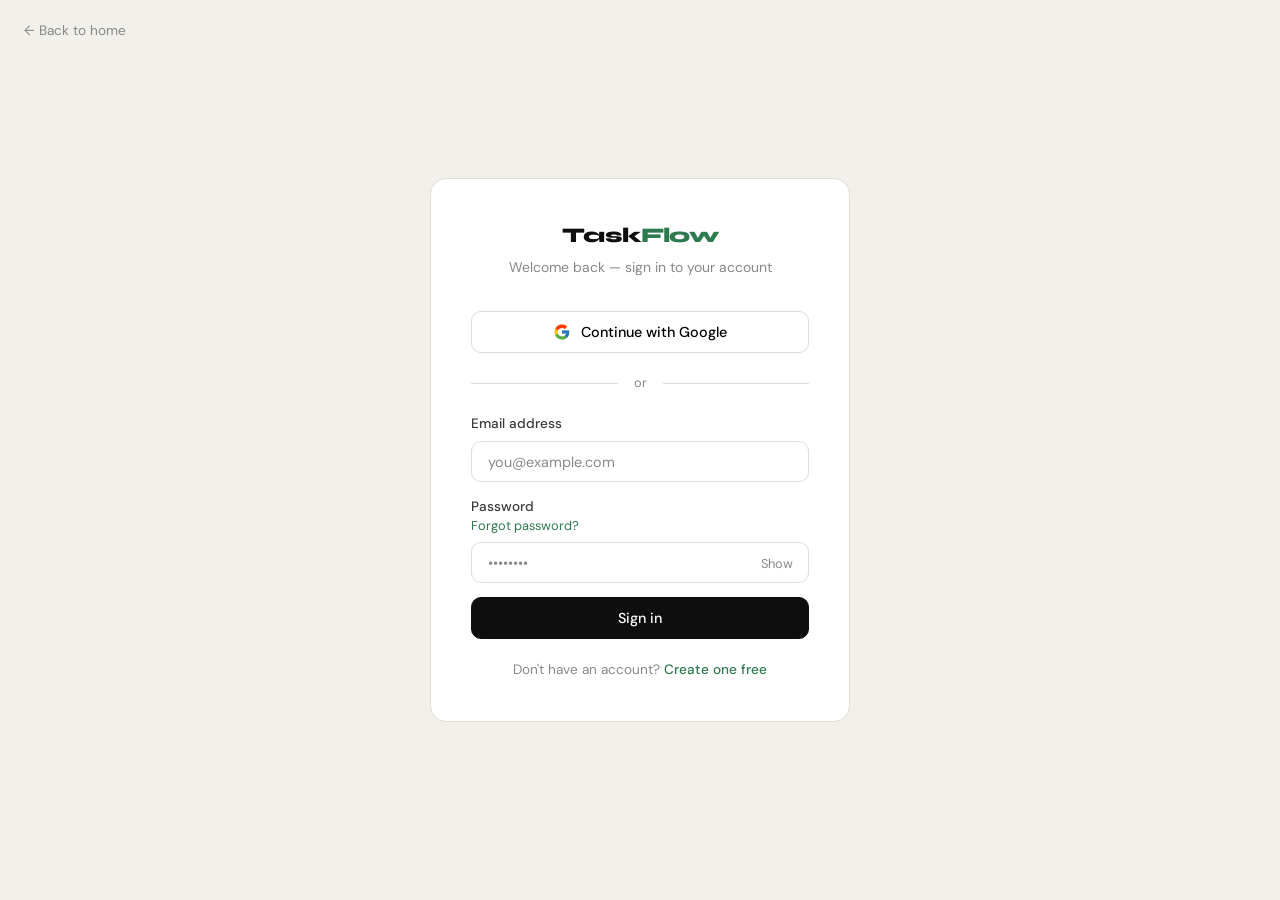
<file: login.html>
<!DOCTYPE html>
<html lang="en">
<head>
  <meta charset="UTF-8">
  <meta name="viewport" content="width=device-width, initial-scale=1.0">
  <title>Sign in — TaskFlow</title>
  <link rel="stylesheet" href="css/style.css">
  <style>
    body { background: var(--surface); }
    .auth-page { background: var(--surface); }
    .back-link {
      position: fixed; top: 1.25rem; left: 1.5rem;
      font-size: 0.85rem; color: var(--ink3);
      display: flex; align-items: center; gap: 5px;
      transition: color .15s;
    }
    .back-link:hover { color: var(--ink); }
    .form-row { display: flex; flex-direction: column; gap: 14px; }
    .password-wrap { position: relative; }
    .password-wrap .form-input { padding-right: 3rem; }
    .toggle-pw {
      position: absolute; right: 10px; top: 50%; transform: translateY(-50%);
      background: none; border: none; color: var(--ink3); font-size: 0.8rem; padding: 4px 6px;
    }
    .toggle-pw:hover { color: var(--ink); }
    .forgot { font-size: 0.8rem; color: var(--accent2); float: right; margin-top: -8px; }
    .forgot:hover { text-decoration: underline; }
    .google-btn {
      width: 100%; padding: 0.7rem;
      background: #fff; border: 1px solid var(--border);
      border-radius: var(--r); font-size: 0.9rem; font-weight: 500;
      display: flex; align-items: center; justify-content: center; gap: 10px;
      cursor: pointer; transition: background .15s;
    }
    .google-btn:hover { background: var(--surface); }
    .google-btn img { width: 18px; height: 18px; }
    .error-msg {
      background: var(--danger-lt); color: var(--danger);
      border-radius: var(--r); padding: 0.6rem 0.9rem;
      font-size: 0.85rem; display: none;
    }
    .error-msg.show { display: block; }
  </style>
</head>
<body>

<a href="index.html" class="back-link">← Back to home</a>

<div class="auth-page">
  <div class="auth-card">
    <div class="auth-logo">Task<span>Flow</span></div>
    <p class="auth-subtitle">Welcome back — sign in to your account</p>

    <!-- Google (disabled until Supabase is set up) -->
    <button class="google-btn" onclick="alert('Google login coming soon! Use email for now.')">
      <svg width="18" height="18" viewBox="0 0 48 48"><path fill="#FFC107" d="M43.6 20H24v8h11.3C33.7 33 29.3 36 24 36c-6.6 0-12-5.4-12-12s5.4-12 12-12c3 0 5.7 1.1 7.8 2.9l6-6C34.5 6.4 29.5 4 24 4 12.9 4 4 12.9 4 24s8.9 20 20 20c11 0 19.7-8 19.7-20 0-1.3-.1-2.7-.1-4z"/><path fill="#FF3D00" d="M6.3 14.7l7 5.1C15.1 16.1 19.2 13 24 13c3 0 5.7 1.1 7.8 2.9l6-6C34.5 6.4 29.5 4 24 4 16.3 4 9.7 8.4 6.3 14.7z"/><path fill="#4CAF50" d="M24 44c5.2 0 9.9-1.9 13.5-5l-6.2-5.3C29.4 35.5 26.8 36 24 36c-5.2 0-9.7-3.3-11.3-8l-6.9 5.3C9.4 39.3 16.2 44 24 44z"/><path fill="#1976D2" d="M43.6 20H24v8h11.3c-.8 2.3-2.3 4.3-4.3 5.7l6.2 5.3c3.6-3.3 5.8-8.2 5.8-14-.1-1.3-.2-2.7-.4-5z"/></svg>
      Continue with Google
    </button>

    <div class="auth-divider">or</div>

    <div id="errorMsg" class="error-msg">Invalid email or password.</div>

    <div class="form-row">
      <div class="form-group">
        <label class="form-label" for="email">Email address</label>
        <input class="form-input" type="email" id="email" placeholder="you@example.com" autocomplete="email">
      </div>

      <div class="form-group">
        <label class="form-label" for="password">Password</label>
        <a href="#" class="forgot">Forgot password?</a>
        <div class="password-wrap">
          <input class="form-input" type="password" id="password" placeholder="••••••••" autocomplete="current-password">
          <button class="toggle-pw" id="togglePw" type="button">Show</button>
        </div>
      </div>

      <button class="btn btn-primary btn-full" id="loginBtn">Sign in</button>
    </div>

    <div class="auth-footer">
      Don't have an account? <a href="signup.html">Create one free</a>
    </div>
  </div>
</div>

<script src="js/app.js"></script>
<script>
  Auth.requireGuest();

  const emailEl    = document.getElementById('email');
  const passwordEl = document.getElementById('password');
  const loginBtn   = document.getElementById('loginBtn');
  const errorMsg   = document.getElementById('errorMsg');
  const togglePw   = document.getElementById('togglePw');

  togglePw.addEventListener('click', () => {
    const isText = passwordEl.type === 'text';
    passwordEl.type = isText ? 'password' : 'text';
    togglePw.textContent = isText ? 'Show' : 'Hide';
  });

  function showError(msg) {
    errorMsg.textContent = msg;
    errorMsg.classList.add('show');
  }
  function hideError() { errorMsg.classList.remove('show'); }

  loginBtn.addEventListener('click', () => {
    hideError();
    const email    = emailEl.value.trim();
    const password = passwordEl.value;

    if (!email || !password) { showError('Please fill in all fields.'); return; }
    if (!email.includes('@')) { showError('Enter a valid email address.'); return; }

    loginBtn.textContent = 'Signing in…';
    loginBtn.disabled = true;

    // Simulate network delay (remove when Supabase is ready)
    setTimeout(() => {
      const result = Auth.login(email, password);
      if (result.error) {
        showError(result.error);
        loginBtn.textContent = 'Sign in';
        loginBtn.disabled = false;
      } else {
        window.location.href = 'app.html';
      }
    }, 600);
  });

  // Allow Enter key to submit
  [emailEl, passwordEl].forEach(el =>
    el.addEventListener('keydown', e => { if (e.key === 'Enter') loginBtn.click(); })
  );
</script>
</body>
</html>
</file>
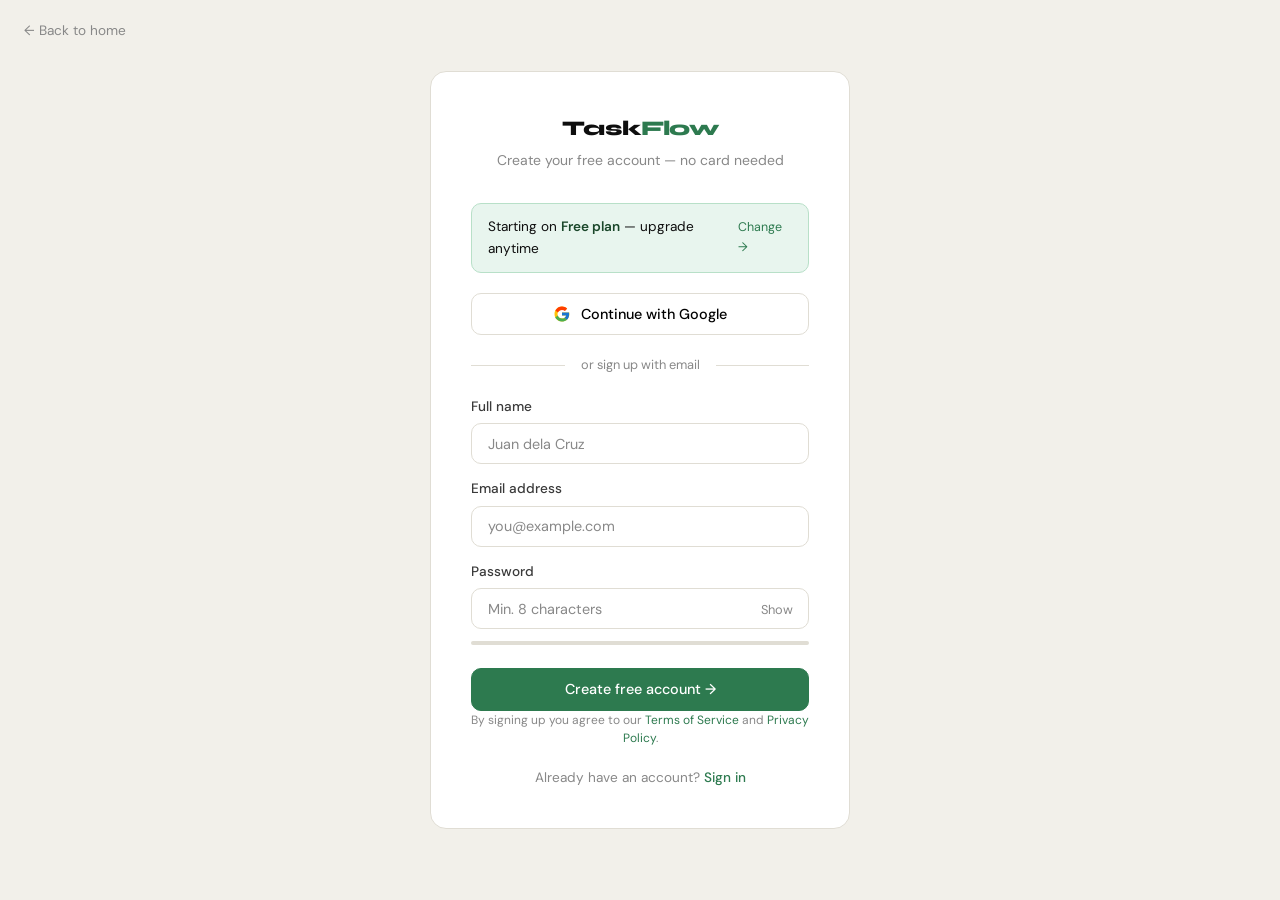
<file: signup.html>
<!DOCTYPE html>
<html lang="en">
<head>
  <meta charset="UTF-8">
  <meta name="viewport" content="width=device-width, initial-scale=1.0">
  <title>Create account — TaskFlow</title>
  <link rel="stylesheet" href="css/style.css">
  <style>
    body { background: var(--surface); }
    .auth-page { background: var(--surface); }
    .back-link {
      position: fixed; top: 1.25rem; left: 1.5rem;
      font-size: 0.85rem; color: var(--ink3);
      display: flex; align-items: center; gap: 5px;
      transition: color .15s;
    }
    .back-link:hover { color: var(--ink); }
    .form-row { display: flex; flex-direction: column; gap: 14px; }
    .password-wrap { position: relative; }
    .password-wrap .form-input { padding-right: 3rem; }
    .toggle-pw {
      position: absolute; right: 10px; top: 50%; transform: translateY(-50%);
      background: none; border: none; color: var(--ink3); font-size: 0.8rem; padding: 4px 6px;
    }
    .toggle-pw:hover { color: var(--ink); }
    .strength-bar {
      height: 4px; border-radius: 2px; background: var(--border);
      margin-top: 6px; overflow: hidden;
    }
    .strength-fill { height: 100%; border-radius: 2px; width: 0; transition: width .3s, background .3s; }
    .strength-label { font-size: 0.75rem; color: var(--ink3); margin-top: 3px; }
    .google-btn {
      width: 100%; padding: 0.7rem;
      background: #fff; border: 1px solid var(--border);
      border-radius: var(--r); font-size: 0.9rem; font-weight: 500;
      display: flex; align-items: center; justify-content: center; gap: 10px;
      cursor: pointer; transition: background .15s;
    }
    .google-btn:hover { background: var(--surface); }
    .error-msg {
      background: var(--danger-lt); color: var(--danger);
      border-radius: var(--r); padding: 0.6rem 0.9rem;
      font-size: 0.85rem; display: none;
    }
    .error-msg.show { display: block; }
    .terms-note { font-size: 0.75rem; color: var(--ink3); text-align: center; line-height: 1.5; }
    .terms-note a { color: var(--accent2); }
    .plan-pill {
      background: var(--accent-lt); border: 1px solid #b8e0c8;
      border-radius: var(--r); padding: 0.75rem 1rem;
      display: flex; justify-content: space-between; align-items: center;
      margin-bottom: 1.25rem;
    }
    .plan-pill-info { font-size: 0.85rem; }
    .plan-pill-info strong { font-weight: 600; color: var(--accent); }
    .plan-pill-change { font-size: 0.78rem; color: var(--accent2); cursor: pointer; }
    .plan-pill-change:hover { text-decoration: underline; }
  </style>
</head>
<body>

<a href="index.html" class="back-link">← Back to home</a>

<div class="auth-page">
  <div class="auth-card">
    <div class="auth-logo">Task<span>Flow</span></div>
    <p class="auth-subtitle">Create your free account — no card needed</p>

    <!-- Selected plan indicator -->
    <div class="plan-pill">
      <div class="plan-pill-info">Starting on <strong>Free plan</strong> — upgrade anytime</div>
      <span class="plan-pill-change" onclick="window.location.href='index.html#pricing'">Change →</span>
    </div>

    <!-- Google (disabled until Supabase) -->
    <button class="google-btn" onclick="alert('Google signup coming soon! Use email for now.')">
      <svg width="18" height="18" viewBox="0 0 48 48"><path fill="#FFC107" d="M43.6 20H24v8h11.3C33.7 33 29.3 36 24 36c-6.6 0-12-5.4-12-12s5.4-12 12-12c3 0 5.7 1.1 7.8 2.9l6-6C34.5 6.4 29.5 4 24 4 12.9 4 4 12.9 4 24s8.9 20 20 20c11 0 19.7-8 19.7-20 0-1.3-.1-2.7-.1-4z"/><path fill="#FF3D00" d="M6.3 14.7l7 5.1C15.1 16.1 19.2 13 24 13c3 0 5.7 1.1 7.8 2.9l6-6C34.5 6.4 29.5 4 24 4 16.3 4 9.7 8.4 6.3 14.7z"/><path fill="#4CAF50" d="M24 44c5.2 0 9.9-1.9 13.5-5l-6.2-5.3C29.4 35.5 26.8 36 24 36c-5.2 0-9.7-3.3-11.3-8l-6.9 5.3C9.4 39.3 16.2 44 24 44z"/><path fill="#1976D2" d="M43.6 20H24v8h11.3c-.8 2.3-2.3 4.3-4.3 5.7l6.2 5.3c3.6-3.3 5.8-8.2 5.8-14-.1-1.3-.2-2.7-.4-5z"/></svg>
      Continue with Google
    </button>

    <div class="auth-divider">or sign up with email</div>

    <div id="errorMsg" class="error-msg"></div>

    <div class="form-row">
      <div class="form-group">
        <label class="form-label" for="name">Full name</label>
        <input class="form-input" type="text" id="name" placeholder="Juan dela Cruz" autocomplete="name">
      </div>

      <div class="form-group">
        <label class="form-label" for="email">Email address</label>
        <input class="form-input" type="email" id="email" placeholder="you@example.com" autocomplete="email">
      </div>

      <div class="form-group">
        <label class="form-label" for="password">Password</label>
        <div class="password-wrap">
          <input class="form-input" type="password" id="password" placeholder="Min. 8 characters" autocomplete="new-password">
          <button class="toggle-pw" id="togglePw" type="button">Show</button>
        </div>
        <div class="strength-bar"><div class="strength-fill" id="strengthFill"></div></div>
        <div class="strength-label" id="strengthLabel"></div>
      </div>

      <button class="btn btn-green btn-full" id="signupBtn">Create free account →</button>
    </div>

    <div class="terms-note">
      By signing up you agree to our <a href="#">Terms of Service</a> and <a href="#">Privacy Policy</a>.
    </div>

    <div class="auth-footer">
      Already have an account? <a href="login.html">Sign in</a>
    </div>
  </div>
</div>

<script src="js/app.js"></script>
<script>
  Auth.requireGuest();

  const nameEl      = document.getElementById('name');
  const emailEl     = document.getElementById('email');
  const passwordEl  = document.getElementById('password');
  const signupBtn   = document.getElementById('signupBtn');
  const errorMsg    = document.getElementById('errorMsg');
  const togglePw    = document.getElementById('togglePw');
  const strengthFill  = document.getElementById('strengthFill');
  const strengthLabel = document.getElementById('strengthLabel');

  togglePw.addEventListener('click', () => {
    const isText = passwordEl.type === 'text';
    passwordEl.type = isText ? 'password' : 'text';
    togglePw.textContent = isText ? 'Show' : 'Hide';
  });

  function showError(msg) { errorMsg.textContent = msg; errorMsg.classList.add('show'); }
  function hideError()    { errorMsg.classList.remove('show'); }

  // Password strength meter
  passwordEl.addEventListener('input', () => {
    const pw = passwordEl.value;
    let score = 0;
    if (pw.length >= 8)  score++;
    if (pw.length >= 12) score++;
    if (/[A-Z]/.test(pw)) score++;
    if (/[0-9]/.test(pw)) score++;
    if (/[^A-Za-z0-9]/.test(pw)) score++;

    const configs = [
      { w: '0%',   bg: '',                    txt: '' },
      { w: '25%',  bg: 'var(--danger)',        txt: 'Weak' },
      { w: '50%',  bg: '#f0a500',             txt: 'Fair' },
      { w: '75%',  bg: 'var(--accent2)',       txt: 'Good' },
      { w: '100%', bg: 'var(--accent)',        txt: 'Strong' },
    ];
    const cfg = configs[Math.min(score, 4)];
    strengthFill.style.width      = pw.length ? cfg.w  : '0%';
    strengthFill.style.background = cfg.bg;
    strengthLabel.textContent     = pw.length ? cfg.txt : '';
  });

  signupBtn.addEventListener('click', () => {
    hideError();
    const name     = nameEl.value.trim();
    const email    = emailEl.value.trim();
    const password = passwordEl.value;

    if (!name || !email || !password) { showError('Please fill in all fields.'); return; }
    if (!email.includes('@'))          { showError('Enter a valid email address.'); return; }
    if (password.length < 8)           { showError('Password must be at least 8 characters.'); return; }

    signupBtn.textContent = 'Creating account…';
    signupBtn.disabled = true;

    setTimeout(() => {
      const result = Auth.signup(name, email, password);
      if (result.error) {
        showError(result.error);
        signupBtn.textContent = 'Create free account →';
        signupBtn.disabled = false;
      } else {
        window.location.href = 'app.html';
      }
    }, 700);
  });

  [nameEl, emailEl, passwordEl].forEach(el =>
    el.addEventListener('keydown', e => { if (e.key === 'Enter') signupBtn.click(); })
  );
</script>
</body>
</html>
</file>
<file: css/style.css>
/* ============================================================
   TaskFlow — Shared Stylesheet
   ============================================================ */

@import url('https://fonts.googleapis.com/css2?family=Syne:wght@400;500;600;700;800&family=DM+Sans:ital,wght@0,300;0,400;0,500;1,400&display=swap');

/* ── Reset & Base ─────────────────────────────────────────── */
*, *::before, *::after { margin: 0; padding: 0; box-sizing: border-box; }

:root {
  --ink:        #0e0e0e;
  --ink2:       #3a3a3a;
  --ink3:       #888888;
  --bg:         #faf9f6;
  --surface:    #f2f0ea;
  --surface2:   #e8e5dc;
  --border:     #e0ddd4;
  --accent:     #1a472a;
  --accent2:    #2d7a4f;
  --accent-lt:  #e8f5ee;
  --danger:     #c84b1a;
  --danger-lt:  #fde8e0;
  --warn-lt:    #fff3cd;
  --warn:       #856404;
  --r-sm:       6px;
  --r:          10px;
  --r-lg:       14px;
}

html { font-size: 16px; scroll-behavior: smooth; }

body {
  font-family: 'DM Sans', sans-serif;
  background: var(--bg);
  color: var(--ink);
  line-height: 1.6;
  overflow-x: hidden;
  -webkit-font-smoothing: antialiased;
}

a { color: inherit; text-decoration: none; }
ul, ol { list-style: none; }
button { cursor: pointer; font-family: inherit; }
input, textarea, select { font-family: inherit; }
img { display: block; max-width: 100%; }

/* ── Typography ───────────────────────────────────────────── */
.font-display { font-family: 'Syne', sans-serif; }

h1, h2, h3, h4 {
  font-family: 'Syne', sans-serif;
  font-weight: 700;
  letter-spacing: -0.03em;
  line-height: 1.15;
  color: var(--ink);
}

/* ── Utility ──────────────────────────────────────────────── */
.sr-only { position: absolute; width: 1px; height: 1px; padding: 0; margin: -1px; overflow: hidden; clip: rect(0,0,0,0); border: 0; }
.text-muted { color: var(--ink3); }
.text-accent { color: var(--accent2); }

/* ── Buttons ──────────────────────────────────────────────── */
.btn {
  display: inline-flex; align-items: center; justify-content: center; gap: 6px;
  padding: 0.7rem 1.4rem;
  border-radius: var(--r);
  font-size: 0.9rem; font-weight: 500;
  border: 1px solid transparent;
  transition: all 0.18s ease;
  white-space: nowrap;
}
.btn-primary   { background: var(--ink); color: #fff; border-color: var(--ink); }
.btn-primary:hover { background: var(--accent); border-color: var(--accent); }
.btn-outline   { background: transparent; color: var(--ink); border-color: var(--border); }
.btn-outline:hover { background: var(--surface); border-color: var(--ink3); }
.btn-green     { background: var(--accent2); color: #fff; border-color: var(--accent2); }
.btn-green:hover { background: var(--accent); border-color: var(--accent); }
.btn-danger    { background: var(--danger-lt); color: var(--danger); border-color: transparent; }
.btn-danger:hover { background: #f9cfc4; }
.btn-sm        { padding: 0.45rem 0.9rem; font-size: 0.8rem; }
.btn-lg        { padding: 0.9rem 2rem; font-size: 1rem; }
.btn-full      { width: 100%; }

/* ── Form Elements ────────────────────────────────────────── */
.form-group { display: flex; flex-direction: column; gap: 6px; }
.form-label { font-size: 0.85rem; font-weight: 500; color: var(--ink2); }

.form-input {
  background: #fff;
  border: 1px solid var(--border);
  border-radius: var(--r);
  padding: 0.65rem 1rem;
  font-size: 0.9rem;
  color: var(--ink);
  outline: none;
  transition: border-color 0.15s;
  width: 100%;
}
.form-input::placeholder { color: var(--ink3); }
.form-input:focus { border-color: var(--accent2); box-shadow: 0 0 0 3px rgba(45,122,79,0.1); }
.form-input.error { border-color: var(--danger); }

.form-error { font-size: 0.8rem; color: var(--danger); }
.form-hint  { font-size: 0.8rem; color: var(--ink3); }

/* ── Card ─────────────────────────────────────────────────── */
.card {
  background: #fff;
  border: 1px solid var(--border);
  border-radius: var(--r-lg);
  padding: 1.5rem;
}

/* ── Badge ────────────────────────────────────────────────── */
.badge {
  display: inline-flex; align-items: center;
  padding: 0.2rem 0.6rem;
  border-radius: 999px;
  font-size: 0.72rem; font-weight: 600;
  letter-spacing: 0.02em;
}
.badge-high   { background: #fde8e8; color: #c0392b; }
.badge-medium { background: var(--warn-lt); color: var(--warn); }
.badge-low    { background: var(--accent-lt); color: var(--accent); }
.badge-done   { background: var(--surface2); color: var(--ink3); }

/* ── Nav (shared) ─────────────────────────────────────────── */
.nav {
  display: flex; align-items: center; justify-content: space-between;
  padding: 1.1rem 2.5rem;
  border-bottom: 1px solid var(--border);
  background: rgba(250,249,246,0.92);
  backdrop-filter: blur(8px);
  position: sticky; top: 0; z-index: 200;
}
.nav-logo {
  font-family: 'Syne', sans-serif;
  font-weight: 800; font-size: 1.15rem;
  letter-spacing: -0.04em; color: var(--ink);
}
.nav-logo span { color: var(--accent2); }
.nav-links { display: flex; align-items: center; gap: 1.75rem; }
.nav-links a { font-size: 0.9rem; color: var(--ink2); transition: color 0.15s; }
.nav-links a:hover { color: var(--accent2); }

/* ── Auth layout ──────────────────────────────────────────── */
.auth-page {
  min-height: 100vh;
  display: flex; align-items: center; justify-content: center;
  padding: 2rem;
}
.auth-card {
  background: #fff;
  border: 1px solid var(--border);
  border-radius: 16px;
  padding: 2.5rem;
  width: 100%; max-width: 420px;
}
.auth-logo {
  font-family: 'Syne', sans-serif;
  font-weight: 800; font-size: 1.3rem;
  letter-spacing: -0.04em;
  text-align: center; margin-bottom: 0.25rem; color: var(--ink);
}
.auth-logo span { color: var(--accent2); }
.auth-subtitle { font-size: 0.875rem; color: var(--ink3); text-align: center; margin-bottom: 2rem; }

.auth-divider {
  display: flex; align-items: center; gap: 1rem;
  margin: 1.25rem 0;
  font-size: 0.8rem; color: var(--ink3);
}
.auth-divider::before, .auth-divider::after {
  content: ''; flex: 1; height: 1px; background: var(--border);
}

.auth-footer { text-align: center; font-size: 0.85rem; color: var(--ink3); margin-top: 1.25rem; }
.auth-footer a { color: var(--accent2); font-weight: 500; }
.auth-footer a:hover { text-decoration: underline; }

/* ── App layout ───────────────────────────────────────────── */
.app-shell { display: flex; min-height: 100vh; }

.sidebar {
  width: 240px; flex-shrink: 0;
  background: #fff; border-right: 1px solid var(--border);
  display: flex; flex-direction: column;
  padding: 1.5rem 1rem;
  position: fixed; top: 0; left: 0; bottom: 0; z-index: 100;
  overflow-y: auto;
}
.sidebar-logo {
  font-family: 'Syne', sans-serif;
  font-weight: 800; font-size: 1.1rem;
  letter-spacing: -0.04em; padding: 0 0.5rem 1.5rem;
  border-bottom: 1px solid var(--border); margin-bottom: 1rem;
}
.sidebar-logo span { color: var(--accent2); }

.sidebar-section-label {
  font-size: 0.68rem; font-weight: 600;
  letter-spacing: 0.1em; text-transform: uppercase;
  color: var(--ink3); padding: 0 0.5rem; margin: 1rem 0 0.4rem;
}
.sidebar-nav { display: flex; flex-direction: column; gap: 2px; }
.sidebar-link {
  display: flex; align-items: center; gap: 10px;
  padding: 0.55rem 0.75rem; border-radius: var(--r);
  font-size: 0.875rem; color: var(--ink2);
  transition: all 0.15s;
}
.sidebar-link:hover { background: var(--surface); color: var(--ink); }
.sidebar-link.active { background: var(--accent-lt); color: var(--accent); font-weight: 500; }
.sidebar-link .icon { font-size: 1rem; width: 18px; text-align: center; }

.sidebar-bottom { margin-top: auto; padding-top: 1rem; border-top: 1px solid var(--border); }

.main-content {
  margin-left: 240px;
  flex: 1; padding: 2rem 2.5rem;
  max-width: 860px;
}

/* ── Page header ──────────────────────────────────────────── */
.page-header { margin-bottom: 1.75rem; }
.page-header h1 { font-size: 1.6rem; font-weight: 800; }
.page-header p   { font-size: 0.9rem; color: var(--ink3); margin-top: 0.2rem; }

/* ── Task item ────────────────────────────────────────────── */
.task-item {
  display: flex; align-items: center; gap: 12px;
  padding: 0.85rem 1rem;
  background: #fff; border: 1px solid var(--border);
  border-radius: var(--r); margin-bottom: 6px;
  transition: box-shadow 0.15s, border-color 0.15s;
  cursor: pointer;
}
.task-item:hover { border-color: var(--surface2); box-shadow: 0 2px 8px rgba(0,0,0,.05); }
.task-item.done   { opacity: 0.55; }
.task-item.done .task-title { text-decoration: line-through; color: var(--ink3); }

.task-check {
  width: 20px; height: 20px; flex-shrink: 0;
  border: 2px solid var(--border); border-radius: 50%;
  display: flex; align-items: center; justify-content: center;
  font-size: 0.7rem; color: #fff;
  transition: all 0.15s;
  background: #fff;
}
.task-item.done .task-check { background: var(--accent2); border-color: var(--accent2); }

.task-title { flex: 1; font-size: 0.9rem; font-weight: 400; color: var(--ink); }
.task-due   { font-size: 0.78rem; color: var(--ink3); }
.task-actions { display: flex; gap: 4px; opacity: 0; transition: opacity 0.15s; }
.task-item:hover .task-actions { opacity: 1; }
.task-actions button {
  background: none; border: none; padding: 4px 6px;
  border-radius: var(--r-sm); font-size: 0.75rem;
  color: var(--ink3); transition: all 0.15s;
}
.task-actions button:hover { background: var(--surface); color: var(--ink); }
.task-actions .del-btn:hover { background: var(--danger-lt); color: var(--danger); }

/* ── Quick-add bar ────────────────────────────────────────── */
.quick-add {
  display: flex; gap: 10px;
  background: #fff; border: 1px solid var(--border);
  border-radius: var(--r-lg); padding: 0.6rem 0.75rem;
  margin-bottom: 1.5rem; align-items: center;
  transition: box-shadow 0.15s;
}
.quick-add:focus-within { box-shadow: 0 0 0 3px rgba(45,122,79,0.12); border-color: var(--accent2); }
.quick-add input {
  flex: 1; border: none; outline: none;
  font-size: 0.9rem; background: transparent; color: var(--ink);
}
.quick-add input::placeholder { color: var(--ink3); }
.quick-add select {
  background: var(--surface); border: 1px solid var(--border);
  border-radius: var(--r-sm); padding: 0.35rem 0.6rem;
  font-size: 0.8rem; color: var(--ink2); outline: none;
}

/* ── Stats row ────────────────────────────────────────────── */
.stats-row { display: grid; grid-template-columns: repeat(3, 1fr); gap: 12px; margin-bottom: 1.75rem; }
.stat-card {
  background: #fff; border: 1px solid var(--border);
  border-radius: var(--r-lg); padding: 1.1rem 1.25rem;
}
.stat-num   { font-family: 'Syne', sans-serif; font-size: 1.9rem; font-weight: 800; line-height: 1; color: var(--ink); }
.stat-num .unit { font-size: 1rem; color: var(--accent2); }
.stat-label { font-size: 0.78rem; color: var(--ink3); margin-top: 3px; }

/* ── Empty state ──────────────────────────────────────────── */
.empty-state {
  text-align: center; padding: 3rem 1rem;
  border: 1.5px dashed var(--border); border-radius: var(--r-lg);
  color: var(--ink3);
}
.empty-state .empty-icon { font-size: 2.5rem; margin-bottom: 0.75rem; }
.empty-state p { font-size: 0.9rem; }

/* ── Modal ────────────────────────────────────────────────── */
.modal-overlay {
  position: fixed; inset: 0;
  background: rgba(14,14,14,0.45); backdrop-filter: blur(3px);
  display: flex; align-items: center; justify-content: center;
  z-index: 999; opacity: 0; pointer-events: none;
  transition: opacity 0.2s;
}
.modal-overlay.open { opacity: 1; pointer-events: all; }
.modal {
  background: #fff; border-radius: 16px; padding: 1.75rem;
  width: 100%; max-width: 480px; margin: 1rem;
  transform: translateY(10px); transition: transform 0.2s;
}
.modal-overlay.open .modal { transform: translateY(0); }
.modal-header { display: flex; justify-content: space-between; align-items: center; margin-bottom: 1.5rem; }
.modal-header h2 { font-size: 1.1rem; }
.modal-close { background: var(--surface); border: none; border-radius: var(--r-sm); padding: 6px 10px; font-size: 0.9rem; color: var(--ink2); }
.modal-close:hover { background: var(--surface2); }
.modal-body { display: flex; flex-direction: column; gap: 1rem; }
.modal-footer { display: flex; gap: 8px; justify-content: flex-end; margin-top: 1.5rem; }

/* ── Toast ────────────────────────────────────────────────── */
.toast-container { position: fixed; bottom: 1.5rem; right: 1.5rem; z-index: 9999; display: flex; flex-direction: column; gap: 8px; }
.toast {
  background: var(--ink); color: #fff;
  padding: 0.75rem 1.25rem; border-radius: var(--r-lg);
  font-size: 0.875rem; font-weight: 400;
  display: flex; align-items: center; gap: 8px;
  animation: slideUp 0.25s ease;
  box-shadow: 0 4px 20px rgba(0,0,0,.2);
}
.toast.success { background: var(--accent); }
.toast.error   { background: var(--danger); }
@keyframes slideUp { from { opacity:0; transform: translateY(10px); } to { opacity:1; transform: translateY(0); } }

/* ── Responsive ───────────────────────────────────────────── */
@media (max-width: 768px) {
  .sidebar { transform: translateX(-100%); transition: transform 0.25s; }
  .sidebar.open { transform: translateX(0); }
  .main-content { margin-left: 0; padding: 1.25rem; }
  .stats-row { grid-template-columns: repeat(2, 1fr); }
  .nav { padding: 1rem 1.25rem; }
  .nav-links { display: none; }
}
</file>
